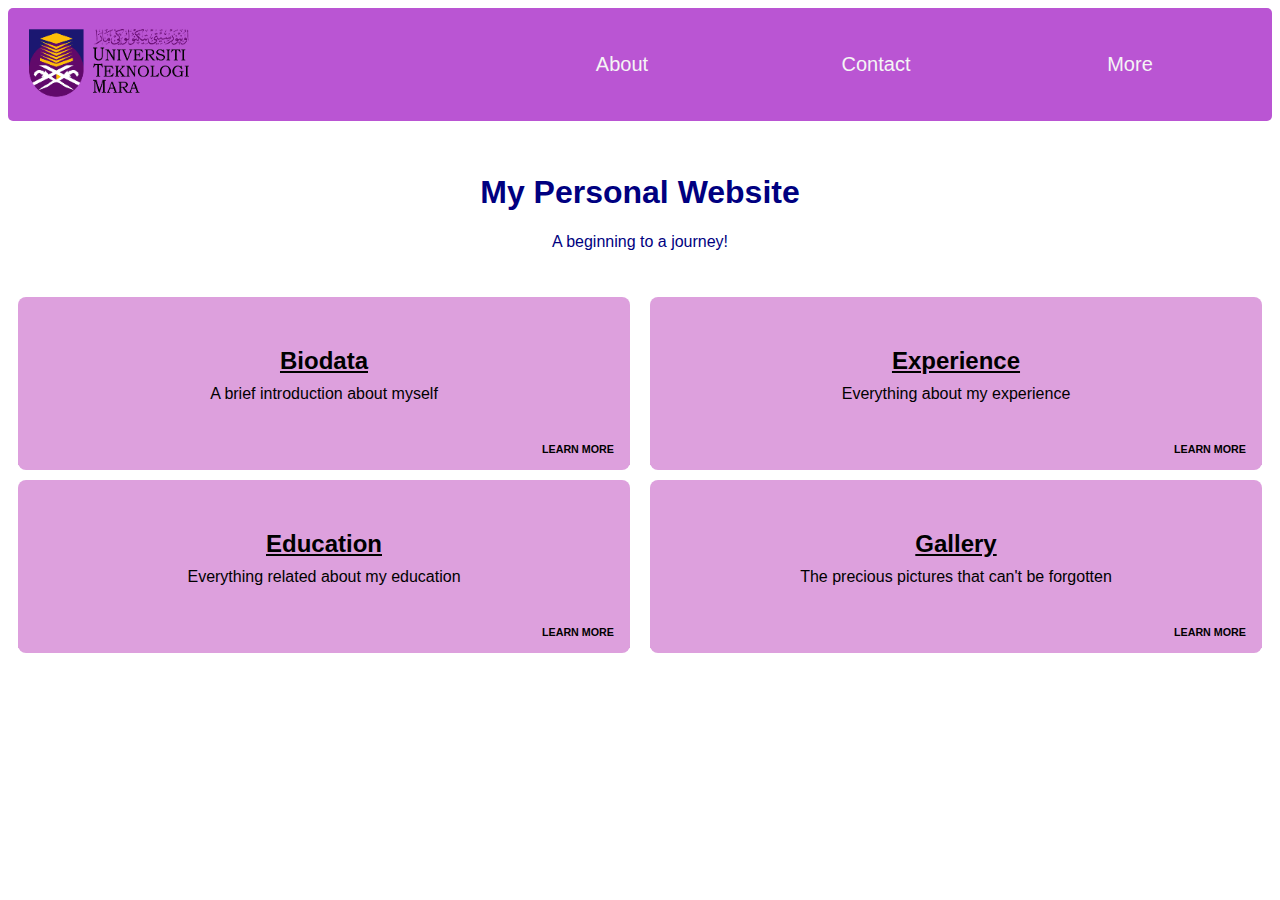
<file: index.html>
<!DOCTYPE html>
<html>
<head>
    <title>MY PERSONAL WEBSITE: HELLEN SURING</title>
    <link rel="stylesheet" href="index.css">
</head>

<body>
    <div class="menubar">
        <div class="home">
            <a href="index.html"><img src="Universiti_Teknologi_MARA_logo.jpg" alt="UiTM logo"></a>
        </div>
        <a href="about.html">About</a>
        <a href="https://hellensuring.my.canva.site">Contact</a>
        <a href="https://fim.uitm.edu.my/index.php/programme/undergraduate-degree/21-programmes/190-diploma-information-management-im110">More</a>
    </div>
    
    <div class="menu">
        <h1>My Personal Website</h1>
        <p>A beginning to a journey!</p>
    </div>
    
    <div class="row">
        <div class="leftcolumn">
            <div class="card">
                <h2>Biodata</h2>
                <p>A brief introduction about myself</p>
                <div>
                    <a href="https://hellensuring.my.canva.site/">
                        <h6>LEARN MORE</h6>
                    </a>
                </div>
            </div>

            <div class="card">
                <h2>Education</h2>
                <p>Everything related about my education</p>
                <div>
                <a href="education.html">
                    <h6>LEARN MORE</h6>
                </a>
                </div>
            </div>
        </div>
    
        <div class="rightcolumn">
            <div class="card">
                <h2>Experience</h2>
                <p>Everything about my experience</p>
                <div>
                    <a href="experience.html">
                        <h6>LEARN MORE</h6>
                    </a>
                </div>
            </div>

            <div class="card">
                <h2>Gallery</h2>
                <p>The precious pictures that can't be forgotten</p>
                <div>
                    <a href="gallery.html">
                    <h6>LEARN MORE</h6>
                    </a>
                </div>
            </div>
        </div>
    </div>
</body>
</html>
</file>
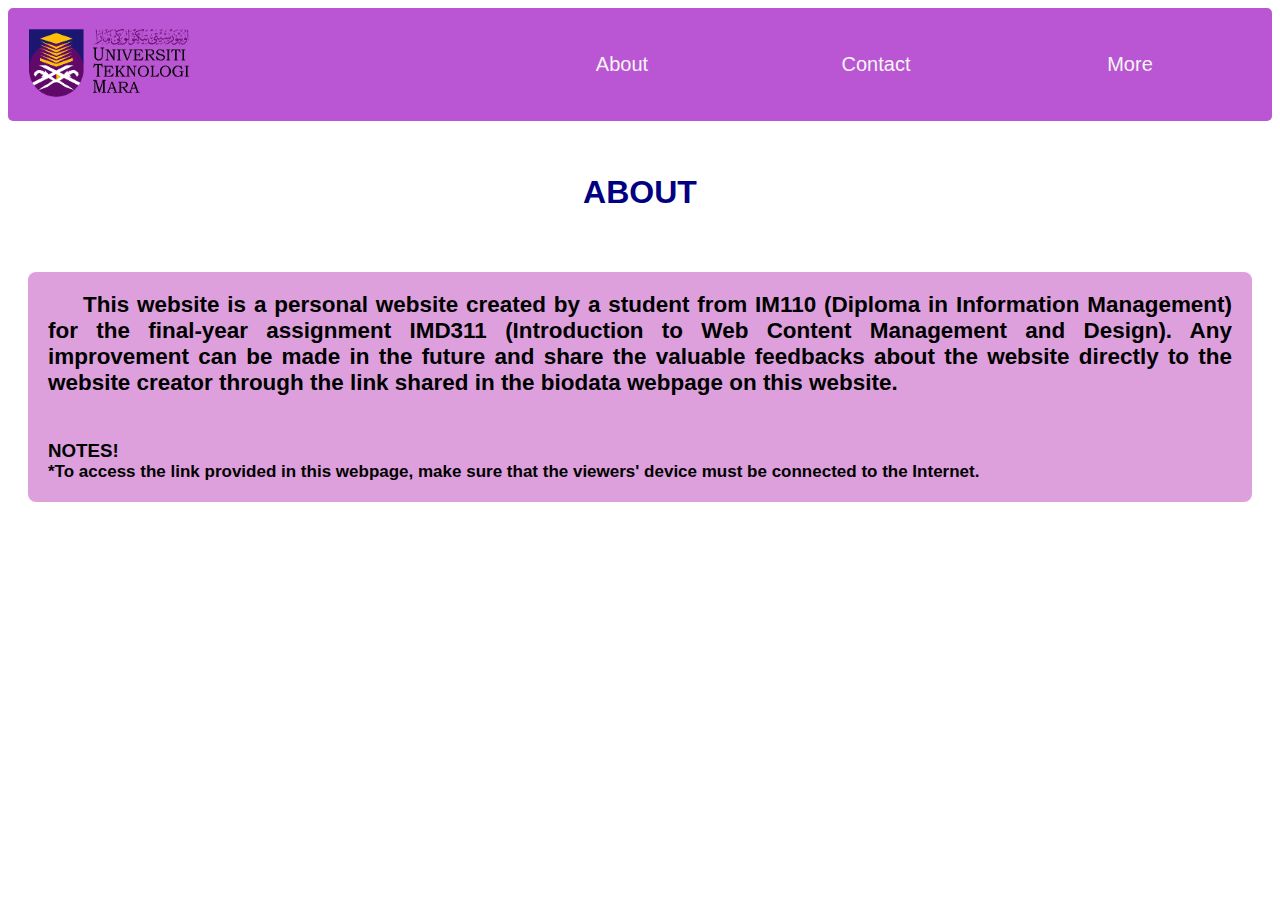
<file: about.html>
<!DOCTYPE html>
<html>
<head>
    <title>ABOUT: MY PERSONAL WEBSITE</title>
    <link rel="stylesheet" href="index.css">
    <link rel="stylesheet" href="about.css">
</head>

<body color="#000000">
    <div class="menubar">
        <div class="home">
            <a href="index.html"><img src="Universiti_Teknologi_MARA_logo.jpg" alt="UiTM logo"></a>
        </div>
        <a href="about.html">About</a>
        <a href="https://hellensuring.my.canva.site">Contact</a>
        <a href="https://fim.uitm.edu.my/index.php/programme/undergraduate-degree/21-programmes/190-diploma-information-management-im110">More</a>
    </div>
    
    <div class="menu">
        <h1>ABOUT</h1>
    </div>
    
    <div class="content">  
        <h3><big>This website is a personal website created by a student from <a href="https://fim.uitm.edu.my/index.php/programme/undergraduate-degree/21-programmes/190-diploma-information-management-im110">IM110</a> (Diploma in Information Management) for the final-year assignment <a href="https://www.youtube.com/watch?v=HXdu8PItml8">IMD311</a> (Introduction to Web Content Management and Design). Any improvement can be made in the future and share the valuable feedbacks about the website directly to the website creator through the link shared in the <a href="https://hellensuring.my.canva.site">biodata webpage</a> on this website.</big>
        <br><br><br>NOTES!<br><p>*To access the link provided in this webpage, make sure that the viewers' device must be connected to the Internet.</p>
        </h3>
    </div>
</body>
</html>
</file>
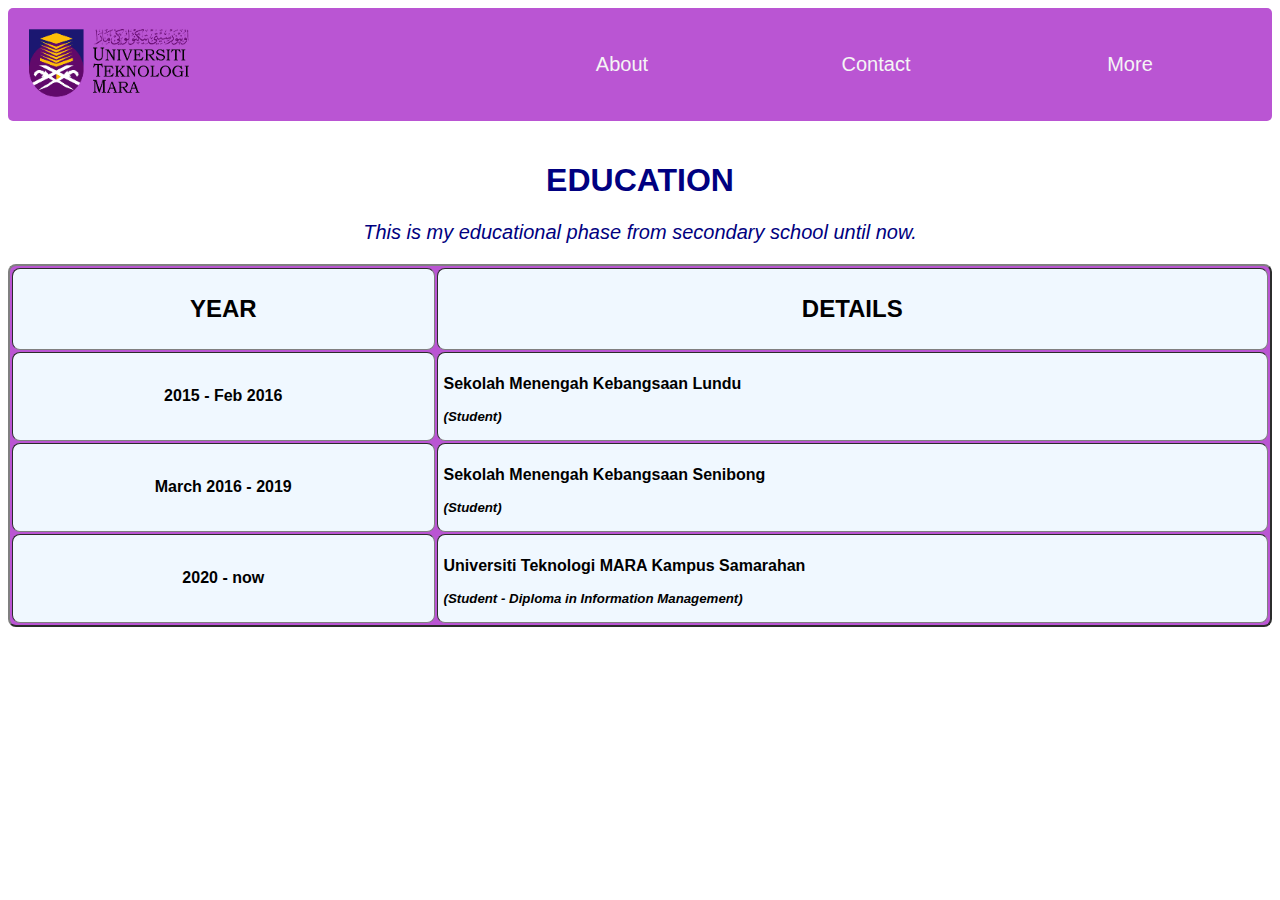
<file: education.html>
<!DOCTYPE html>
<html>
<head>
    <title>EDUCATION: MY PERSONAL WEBSITE</title>
    <link rel="stylesheet" href="education.css">
</head>

<body color="#000000">
    <div class="menubar">
        <div class="home">
            <a href="index.html"><img src="Universiti_Teknologi_MARA_logo.jpg" alt="UiTM logo"></a>
        </div>
        <a href="about.html">About</a>
        <a href="https://hellensuring.my.canva.site">Contact</a>
        <a href="https://fim.uitm.edu.my/index.php/programme/undergraduate-degree/21-programmes/190-diploma-information-management-im110">More</a>
    </div>
     
    <div class="menu">
        <h1>EDUCATION</h1>
        <p><i>This is my educational phase from secondary school until now.</i></p>
    </div>
    
    <div class="table">
        <table cellpadding="6" border="2">
        <tr>
            <td>
                <h2><b>YEAR</b></h2>
            </td>
            <td>
                <h2><b>DETAILS</b></h2>
            </td>
        </tr>
        <tr>
            <td>
                <h4><b>2015 - Feb 2016</b></h4>
            </td>
            <td>
                <p><b>Sekolah Menengah Kebangsaan Lundu</b></p>
                <h5><i>(Student)</i></h5>
            </td>
        </tr>
        <tr>
            <td>
                <h4><b>March 2016 - 2019</b></h4>
            </td>
            <td>
                <p><b>Sekolah Menengah Kebangsaan Senibong</b></p>
                <h5><i>(Student)</i></h5>
            </td>
        </tr>
        <tr>
            <td>
                <h4><b>2020 - now</b></h4>
            </td>
            <td>
                <p><b>Universiti Teknologi MARA Kampus Samarahan</b></p>
                <h5><i>(Student - Diploma in Information Management)</i></h5>
            </td>
        </tr>
    </table>
    </div>
</body>
</html>
</file>
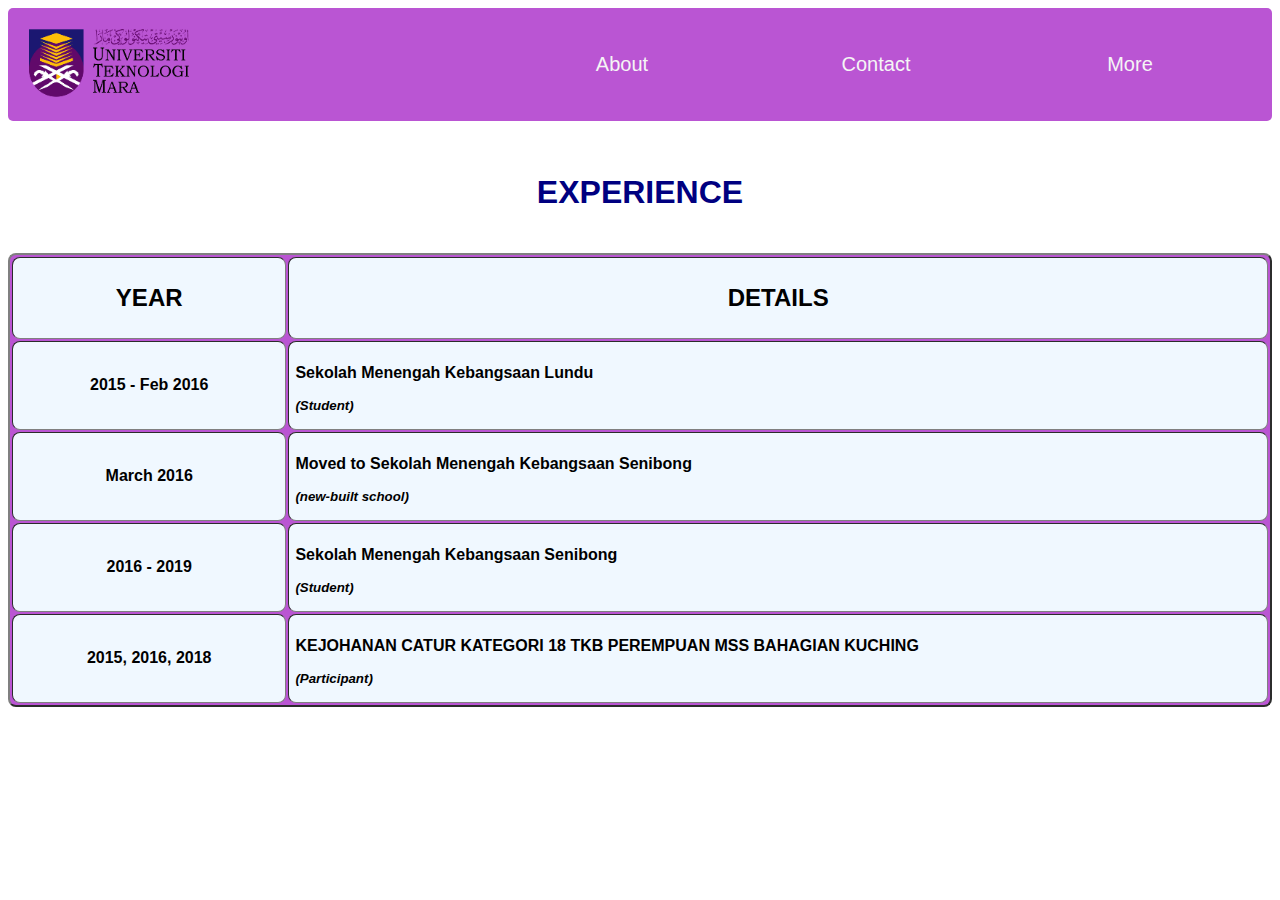
<file: experience.html>
<!DOCTYPE html>
<html>
<head>
    <title>EXPERIENCE: MY PERSONAL WEBSITE</title>
    <link rel="stylesheet" href="index.css">
    <link rel="stylesheet" href="experience.css">
</head>

<body color="#000000">
    <div class="menubar">
        <div class="home">
            <a href="index.html"><img src="Universiti_Teknologi_MARA_logo.jpg" alt="UiTM logo"></a>
        </div>
        <a href="about.html">About</a>
        <a href="https://hellensuring.my.canva.site">Contact</a>
        <a href="https://fim.uitm.edu.my/index/php/programme/undergradute-degree/21-programmes/190-diploma-information-management-im110">More</a>
    </div>
    
    <div class="menu">
        <h1>EXPERIENCE</h1>
    </div>
    <div class="table">
        <table cellpadding="6" border="2">
        <tr>
            <td>
                <h2><b>YEAR</b></h2>
            </td>
            <td>
                <h2><b>DETAILS</b></h2>
            </td>
        </tr>
        <tr>
            <td>
                <h4><b>2015 - Feb 2016</b></h4>
            </td>
            <td>
                <p><b>Sekolah Menengah Kebangsaan Lundu</b></p>
                <h5><i>(Student)</i></h5>
            </td>
        </tr>
        <tr>
            <td>
                <h4><b>March 2016</b></h4>
            </td>
            <td>
                <p><b>Moved to Sekolah Menengah Kebangsaan Senibong</b></p>
                <h5><i>(new-built school)</i></h5>
            </td>
        </tr>
        <tr>
            <td>
                <h4><b>2016 - 2019</b></h4>
            </td>
            <td>
                <p><b>Sekolah Menengah Kebangsaan Senibong</b></p>
                <h5><i>(Student)</i></h5>
            </td>
        </tr>
        <tr>
            <td>
                <h4><b>2015, 2016, 2018</b></h4>
            </td>
            <td>
                <p><b>KEJOHANAN CATUR KATEGORI 18 TKB PEREMPUAN MSS BAHAGIAN KUCHING</b></p>
                <h5><i>(Participant)</i></h5>
            </td>
        </tr>
    </table>
    </div>
</body>
</html>
</file>
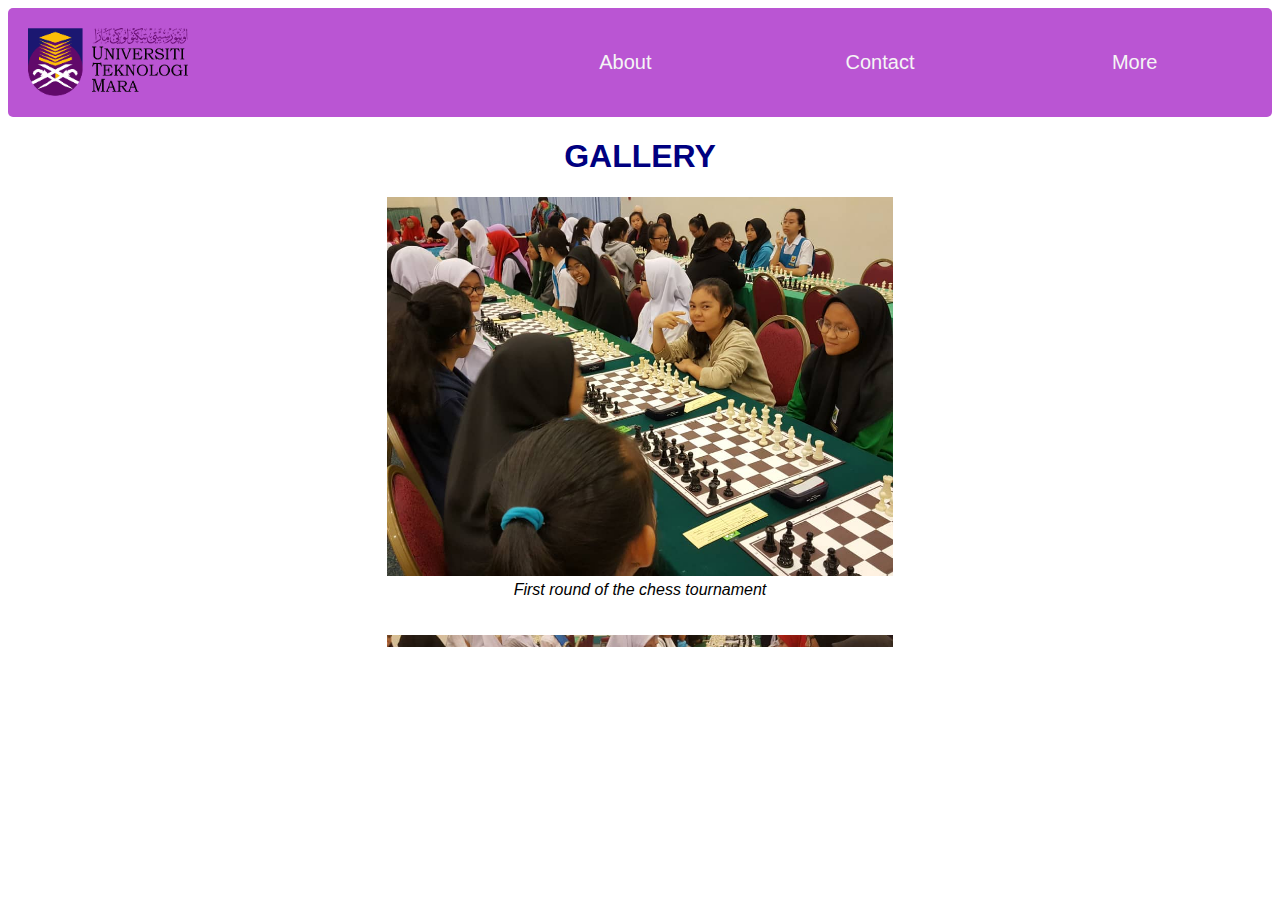
<file: gallery.html>
<!DOCTYPE html>
<html>
<head>
    <title>GALLERY: MY PERSONAL WEBSITE</title>
    <link rel="stylesheet" href="index.css">
    <link rel="stylesheet" href="gallery.css">
</head>

<body color="#000000">
    <div class="menubar">
        <div class="home">
            <a href="index.html"><img src="Universiti_Teknologi_MARA_logo.jpg" alt="UiTM logo"></a>
        </div>
        <a href="about.html">About</a>
        <a href="https://hellensuring.my.canva.site">Contact</a>
        <a href="https://fim.uitm.edu.my/index.php/programme/undergraduate-degree/21-programmes/190-diploma-information-management-im110">More</a>
    </div>
    
    <div class="menu">
        <h1>GALLERY</h1>
    </div>
    
    <center><div class="image" id="overflowTest">
        <p><img src="img2.jpg" alt="img2"></p>
        <i>First round of the chess tournament</i><br><br>
        <p><img src="img1.jpg" alt="img1"></p>
        <i>In the middle of the chess tournament</i><br><br>
        <p><img src="img3.jpg" alt="img3"></p>
        <i>Teammates with players from other school</i><br><br>
        <p><img src="img4.jpg" alt="img4"></p>
        <i>18TKB teammates for the tournament</i><br><br>
    </div></center>
</body>
</html>
</file>
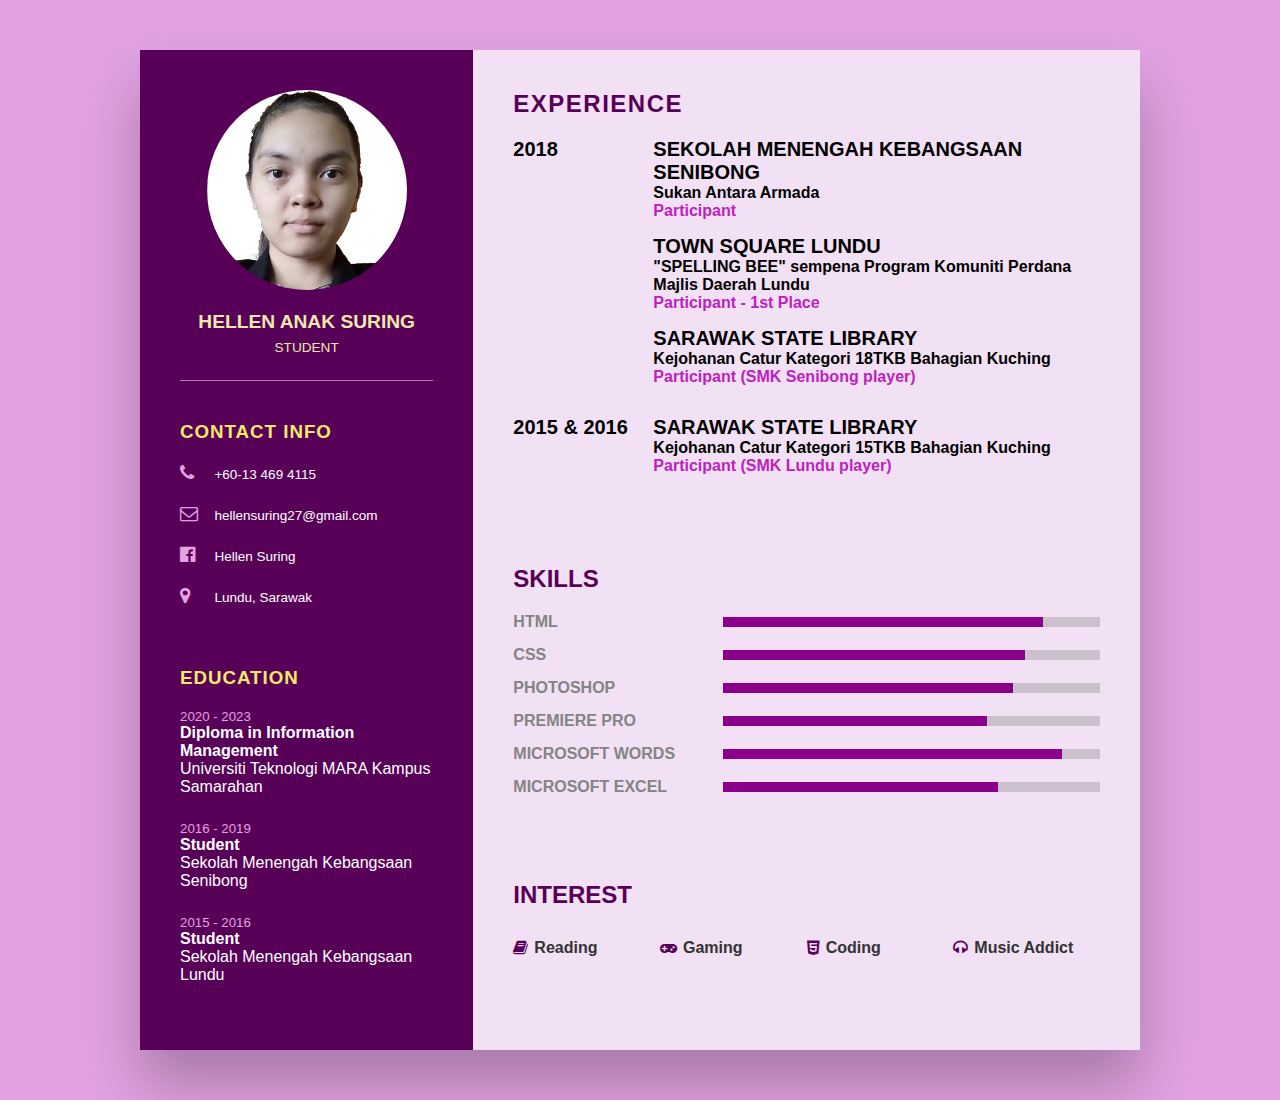
<file: resume.html>
<!DOCTYPE html>
<html>
<head>
    <meta name="viewport" content="width=device-width, initial-scale=1.0">
    <title>CV RESUME</title>
    <link rel="stylesheet" href="https://cdnjs.cloudflare.com/ajax/libs/font-awesome/4.7.0/css/font-awesome.css" integrity="sha512-5A8nwdMOWrSz20fDsjczgUidUBR8liPYU+WymTZP1lmY9G6Oc7HlZv156XqnsgNUzTyMefFTcsFH/tnJE/+xBg==" crossorigin="anonymous" referrerpolicy="no-referrer" />
    <link rel="stylesheet" href="resume.css">
</head>

<body>
    <div class="container">
        <div class="left-side">
            <div class="profileText">
                <div class="imgBx">
                    <img src="myimgs.jpg">
                </div>
                <h2>Hellen anak Suring<br><span>Student</span></h2>
            </div>
            
            <div class="contact-info">
                <h3 class="title">Contact Info</h3>
                <ul>
                    <li>
                        <span class="icon"><i class="fa fa-phone" aria-hidden="true"></i></span>
                        <span class="text">+60-13 469 4115</span>
                    </li>
                    <li>
                        <span class="icon"><i class="fa fa-envelope-o" aria-hidden="true"></i></span>
                        <span class="text">hellensuring27@gmail.com</span>
                    </li>
                    <li>
                        <span class="icon"><i class="fa fa-facebook-official" aria-hidden="true"></i></span>
                        <span class="text">Hellen Suring</span>
                    </li>
                    <li>
                        <span class="icon"><i class="fa fa-map-marker" aria-hidden="true"></i></span>
                        <span class="text">Lundu, Sarawak</span>
                    </li>
                </ul>
            </div>
            
            <div class="contact-info education">
                <h3 class="title">Education</h3>
                <ul>    
                    <li>
                        <h5>2020 - 2023</h5>
                        <h4>Diploma in Information Management</h4>
                        <h4>Universiti Teknologi MARA Kampus Samarahan</h4>
                    </li>
                    <li>
                        <h5>2016 - 2019</h5>
                        <h4>Student</h4>
                        <h4>Sekolah Menengah Kebangsaan Senibong</h4>
                    </li>
                    <li>
                        <h5>2015 - 2016</h5>
                        <h4>Student</h4>
                        <h4>Sekolah Menengah Kebangsaan Lundu</h4>
                    </li>
                </ul>
            </div>
        </div>
        
        <div class="right-side">
            <div class="about">
                <h2 class="title2">Experience</h2>
                <div class="box">
                    <div class="year-participate">
                        <h2>2018</h2>
                    </div>
                    <div class="text">
                        <div class="event">
                            <h3>Sekolah Menengah Kebangsaan Senibong</h3>
                            <h4>Sukan Antara Armada</h4>
                            <p>Participant</p>
                        </div>
                        <div class="event">
                            <h3>Town Square Lundu</h3>
                            <h4>"SPELLING BEE" sempena Program Komuniti Perdana Majlis Daerah Lundu</h4>
                            <p>Participant - 1st Place</p>
                        </div>
                        <div class="event">
                            <h3>Sarawak State Library</h3>
                            <h4>Kejohanan Catur Kategori 18TKB Bahagian Kuching</h4>
                            <p>Participant (SMK Senibong player)</p>
                        </div>
                    </div>
                </div>
                <div class="box">
                    <div class="year-participate">
                        <h2>2015 & 2016</h2>
                    </div>
                    <div class="text">
                        <div class="event">
                            <h3>Sarawak State Library</h3>
                            <h4>Kejohanan Catur Kategori 15TKB Bahagian Kuching</h4>
                            <p>Participant (SMK Lundu player)</p>
                        </div>
                    </div>
                </div>
            </div>
            
            <div class="skills">
                <h2 class="title3">Skills</h2>
                <div class="box">
                    <h4>HTML</h4>
                    <div class="percent">
                        <div style="width: 85%;"></div>
                    </div>
                </div>
                <div class="box">
                    <h4>CSS</h4>
                    <div class="percent">
                        <div style="width: 80%;"></div>
                    </div>
                </div>
                <div class="box">
                    <h4>PHOTOSHOP</h4>
                    <div class="percent">
                        <div style="width: 77%;"></div>
                    </div>
                </div>
                <div class="box">
                    <h4>PREMIERE PRO</h4>
                    <div class="percent">
                        <div style="width: 70%;"></div>
                    </div>
                </div>
                <div class="box">
                    <h4>MICROSOFT WORDS</h4>
                    <div class="percent">
                        <div style="width: 90%;"></div>
                    </div>
                </div>
                <div class="box">
                    <h4>MICROSOFT EXCEL</h4>
                    <div class="percent">
                        <div style="width: 73%;"></div>
                    </div>
                </div>
            </div>
            
            <div class="interest">
                <h2 class="title4">Interest</h2>
                <ul>
                    <li><i class="fa fa-book" aria-hidden="true"></i>Reading</li>
                    <li><i class="fa fa-gamepad" aria-hidden="true"></i>Gaming</li>
                    <li><i class="fa fa-html5" aria-hidden="true"></i>Coding</li>
                    <li><i class="fa fa-headphones" aria-hidden="true"></i>Music Addict</li>
                </ul>
            </div>
        </div>
    </div>
</body>
</html>
</file>
<file: index.css>
* {
    box-sizing: border-box;
    font-family: sans-serif;
    background-position: flex;
}

.menubar {
    background-color: mediumorchid;
    display: flex;
    padding: 15px;
    border-radius: 5px;
    overflow: hidden;
    text-align: center;
    justify-items: center;
}

@media screen and (max-width: 900px) {
    .menubar {
        padding: 10px;
    }
}

.menubar img {
    float: left;
    width: 160px;
    background: transparent;
    margin-right: 650px;
    margin-left: 30px;
}

@media screen and (max-width: 1300px) {
    .menubar img {
        margin-right: 300px;
        margin-left: 0px;
    }
}

@media screen and (max-width: 1100px) {
    .menubar img {
        margin-right: 200px;
        margin-left: 0px;
    }
}

@media screen and (max-width: 1000px) {
    .menubar img {
        margin-right: 120px;
        margin-left: 0px;
    }
}

@media screen and (max-width: 900px) {
    .menubar img {
        margin-right: 240px;
        margin-left: 0px;
    }
}


@media screen and (max-width: 700px) {
    .menubar img {
        margin-right: 145px;
        margin-left: 0px;
    }
}

@media screen and (max-width: 500px) {
    .menubar img {
        margin-right: 2px;
        margin-left: 0px;
    }
}

.menubar a {
    background: transparent;
    text-decoration: none;
    padding: 30px;
    flex-direction: column;
    font-size: 20px;
    margin-left: 20px;
    margin-right: 20px;
    color: whitesmoke;
    width: 100%;
    cursor: default;
}

@media screen and (max-width: 900px) {
     .menubar a {
        display: flex;
        font-size: 17px;
        justify-content: center;
        margin: 5px;
        padding: 8px;
        height: 60px;
    }
}

.menubar a:hover {
    background-color: plum;
    border-radius: 8px;
    flex-direction: column;
    color: black;
}

.menubar .home {
    display: block;
    padding: 6px;
    background: transparent;
}

.home a {
    padding: 0;
    margin: 0;
}

.home a:hover {
    background-color: mediumorchid;
}

.menu {
    border-radius: 8px;
    color: navy;
    text-align: center;
    padding: 20px;
    margin-top: 12px;
}

.row:after {
  content: "";
  display: table;
  clear: both;
}

.leftcolumn {
    float: left;
    width: 50%;
}

.rightcolumn {
    float: right;
    width: 50%;
}

.card {
    background-color: plum;
    margin-top: 10px;
    margin-left: 10px;
    margin-right: 10px;
    text-align: center;
    border-radius: 8px;
    padding-bottom: 5px;
    padding-top: 40px;
}

.card a {
    text-decoration: none;
    background: transparent;
}

.card h2 {
    text-decoration: underline;
    margin: 10px;
    background: transparent;
}

.card p {
    margin:10px;
    background: transparent;
    padding-bottom: 30px;
}

.card h6 {
    text-align: end;
    text-decoration: none;
    padding-right: 16px;
    margin: 0;
    color: black;
    background-color: plum;
    padding-bottom: 10px;
}

.card h6:hover {
    color: ivory;
    cursor: pointer;
}

@media screen and (max-width:1000px) {
    .leftcolumn, .rightcolumn {
        width: 100%;
    }
}
</file>
<file: about.css>
* {
    box-sizing: border-box;
    font-family: sans-serif;
    background-position: flex;
}

.menubar {
    background-color: mediumorchid;
    display: flex;
    padding: 15px;
    border-radius: 5px;
    overflow: hidden;
    text-align: center;
    justify-items: center;
}

@media screen and (max-width: 900px) {
    .menubar {
        padding: 10px;
    }
}

.menubar img {
    float: left;
    width: 160px;
    background: transparent;
    margin-right: 650px;
    margin-left: 30px;
}

@media screen and (max-width: 1300px) {
    .menubar img {
        margin-right: 300px;
        margin-left: 0px;
    }
}

@media screen and (max-width: 1100px) {
    .menubar img {
        margin-right: 200px;
        margin-left: 0px;
    }
}

@media screen and (max-width: 1000px) {
    .menubar img {
        margin-right: 120px;
        margin-left: 0px;
    }
}

@media screen and (max-width: 900px) {
    .menubar img {
        margin-right: 240px;
        margin-left: 0px;
    }
}


@media screen and (max-width: 700px) {
    .menubar img {
        margin-right: 145px;
        margin-left: 0px;
    }
}

@media screen and (max-width: 500px) {
    .menubar img {
        margin-right: 2px;
        margin-left: 0px;
    }
}

.menubar a {
    background: transparent;
    text-decoration: none;
    padding: 30px;
    flex-direction: column;
    font-size: 20px;
    margin-left: 20px;
    margin-right: 20px;
    color: whitesmoke;
    width: 100%;
    cursor: default;
}

@media screen and (max-width: 900px) {
     .menubar a {
        display: flex;
        font-size: 17px;
        justify-content: center;
        margin: 5px;
        padding: 8px;
        height: 60px;
    }
}

.menubar a:hover {
    background-color: plum;
    border-radius: 8px;
    flex-direction: column;
    color: black;
}

.menubar .home {
    display: block;
    padding: 6px;
}

.home a {
    padding: 0;
    margin: 0;
}

.home a:hover {
    background-color: mediumorchid;
}

.menu {
    border-radius: 8px;
    color: navy;
    text-align: center;
    padding: 20px;
    margin-top: 12px;
}

.content {
    text-align: justify;
    padding: 20px;
    padding-top: 0px;
}

.content h3 {
    text-align: justify;
    width: 100%;
    background-color: plum;
    padding: 20px;
    border-radius: 8px;
    text-indent: 35px;
}

.content a {
    text-decoration: none;
    color: black;
}

.content a:hover {
    color:aliceblue;
}

.content p {
    text-indent: 0px;
    margin: 0px;
    font-size: 17px;
    text-decoration: none;
}
</file>
<file: education.css>
* {
    box-sizing: border-box;
    font-family: sans-serif;
    background-position: flex;
}

.menubar {
    background-color: mediumorchid;
    display: flex;
    padding: 15px;
    border-radius: 5px;
    overflow: hidden;
    text-align: center; 
    justify-items: center;
}

@media screen and (max-width: 900px) {
    .menubar {
        padding: 10px;
    }
}

.menubar img {
    float: left;
    width: 160px;
    background: transparent;
    margin-right: 650px;
    margin-left: 30px;
}

@media screen and (max-width: 1300px) {
    .menubar img {
        margin-right: 300px;
        margin-left: 0px;
    }
}

@media screen and (max-width: 1100px) {
    .menubar img {
        margin-right: 200px;
        margin-left: 0px;
    }
}

@media screen and (max-width: 1000px) {
    .menubar img {
        margin-right: 120px;
        margin-left: 0px;
    }
}

@media screen and (max-width: 900px) {
    .menubar img {
        margin-right: 240px;
        margin-left: 0px;
    }
}


@media screen and (max-width: 700px) {
    .menubar img {
        margin-right: 145px;
        margin-left: 0px;
    }
}

@media screen and (max-width: 500px) {
    .menubar img {
        margin-right: 2px;
        margin-left: 0px;
    }
}

.menubar a {
    background: transparent;
    text-decoration: none;
    padding: 30px;
    flex-direction: column;
    font-size: 20px;
    margin-left: 20px;
    margin-right: 20px;
    color: whitesmoke;
    width: 100%;
    cursor: default;
}

@media screen and (max-width: 900px) {
     .menubar a {
        display: flex;
        font-size: 17px;
        justify-content: center;
        margin: 5px;
        padding: 8px;
        height: 60px;
    }
}

.menubar a:hover {
    background-color: plum;
    border-radius: 8px;
    flex-direction: column;
    color: black;
}

.menubar .home {
    display: block;
    padding: 6px;
}

.home a {
    padding: 0;
    margin: 0;
}

.home a:hover {
    background-color: mediumorchid;
}

.menu {
    border-radius: 8px;
    color: navy;
    text-align: center;
    padding: 20px;
}

.menu p {
    padding: 0px;
    margin: 0px;
    font-size: 20px;
}

.table table {
    background-color: mediumorchid;
    width: 100%;
    border-radius: 8px;
}

.table td {
    background-color: aliceblue;
    border-radius: 8px;
}

.table h2 {
    text-align: center;
}

.table h4 {
    padding-right: 20px;
    padding-left: 20px;
    text-align: center;
}

.table p {
    background-color: aliceblue;
}

.table h5 {
    margin-top: 0px;
    margin-bottom: 10px;
}
</file>
<file: experience.css>
* {
    box-sizing: border-box;
    font-family: sans-serif;
    background-position: flex;
}

.menubar {
    background-color: mediumorchid;
    display: flex;
    padding: 15px;
    border-radius: 5px;
    overflow: hidden;
    text-align: center;
    justify-items: center;
}

@media screen and (max-width: 900px) {
    .menubar {
        padding: 10px;
    }
}

.menubar img {
    float: left;
    width: 160px;
    background: transparent;
    margin-right: 650px;
    margin-left: 30px;
}

@media screen and (max-width: 1300px) {
    .menubar img {
        margin-right: 300px;
        margin-left: 0px;
    }
}

@media screen and (max-width: 1100px) {
    .menubar img {
        margin-right: 200px;
        margin-left: 0px;
    }
}

@media screen and (max-width: 1000px) {
    .menubar img {
        margin-right: 120px;
        margin-left: 0px;
    }
}

@media screen and (max-width: 900px) {
    .menubar img {
        margin-right: 240px;
        margin-left: 0px;
    }
}


@media screen and (max-width: 700px) {
    .menubar img {
        margin-right: 145px;
        margin-left: 0px;
    }
}

@media screen and (max-width: 500px) {
    .menubar img {
        margin-right: 2px;
        margin-left: 0px;
    }
}

.menubar a {
    background: transparent;
    text-decoration: none;
    padding: 30px;
    flex-direction: column;
    font-size: 20px;
    margin-left: 20px;
    margin-right: 20px;
    color: whitesmoke;
    width: 100%;
    cursor: default;
}

@media screen and (max-width: 900px) {
     .menubar a {
        display: flex;
        font-size: 17px;
        justify-content: center;
        margin: 5px;
        padding: 8px;
        height: 60px;
    }
}

.menubar a:hover {
    background-color: plum;
    border-radius: 8px;
    flex-direction: column;
    color: black;
}

.menubar .home {
    display: block;
    padding: 6px;
}

.home a {
    padding: 0;
    margin: 0;
}

.home a:hover {
    background-color: mediumorchid;
}

.menu {
    color: navy;
    text-align: center;
    padding: 20px;
    margin-top: 12px;
}

.table table {
    background-color: mediumorchid;
    width: 100%;
    border-radius: 8px;
}

.table td {
    background-color: aliceblue;
    border-radius: 8px;
}

.table h2 {
    text-align: center;
}

.table h4 {
    padding-right: 20px;
    padding-left: 20px;
    text-align: center;
}

.table p {
    background-color: aliceblue;
}

.table h5 {
    margin-top: 0px;
    margin-bottom: 10px;
}
</file>
<file: gallery.css>
* {
    box-sizing: border-box;
    font-family: sans-serif;
    background-position: flex;
}

.menubar {
    background-color: mediumorchid;
    display: flex;
    padding: 10px;
    border-radius: 5px;
    overflow: hidden;
    text-align: center;
    justify-items: center;
}

@media screen and (max-width: 900px) {
    .menubar {
        padding: 10px;
    }
}

.menubar img {
    float: left;
    width: 160px;
    background: transparent;
    margin-right: 628px;
    margin-left: 30px;
}

@media screen and (max-width: 1300px) {
    .menubar img {
        margin-right: 300px;
        margin-left: 0px;
    }
}

@media screen and (max-width: 1100px) {
    .menubar img {
        margin-right: 200px;
        margin-left: 0px;
    }
}

@media screen and (max-width: 1000px) {
    .menubar img {
        margin-right: 120px;
        margin-left: 0px;
    }
}

@media screen and (max-width: 900px) {
    .menubar img {
        margin-right: 240px;
        margin-left: 0px;
    }
}


@media screen and (max-width: 700px) {
    .menubar img {
        margin-right: 145px;
        margin-left: 0px;
    }
}

@media screen and (max-width: 500px) {
    .menubar img {
        margin-right: 2px;
        margin-left: 0px;
    }
}

.menubar a {
    background: transparent;
    text-decoration: none;
    padding: 33px;
    flex-direction: column;
    font-size: 20px;
    margin-left: 20px;
    margin-right: 20px;
    color: whitesmoke;
    width: 100%;
    cursor: default;
}

@media screen and (max-width: 1000px) {
     .menubar a {
        display: flex;
        font-size: 17px;
        justify-content: center;
        margin: 5px;
        padding: 8px;
        height: 60px;
    }
}

.menubar a:hover {
    background-color: plum;
    border-radius: 8px;
    flex-direction: column;
    color: black;
}

.menubar .home {
    display: block;
    padding: 10px;
    background: transparent;
}

.home a {
    padding: 0;
    margin: 0;
}

.home a:hover {
    background-color: mediumorchid;
}

.menu {
    border-radius: 8px;
    color: navy;
    text-align: center;
    padding: 0px;
    margin-top: 12px;
}

.image {
    flex-direction: column;
    display: flex;
    overflow: scroll;
    max-height: 450px;
    width: 40%;
    justify-items: center;
}

@media screen and (max-width:1000px) {
    .image {
        width: 90%;
    }
}

.image p {
    justify-content: center;
    display: flex;
    padding: 0px;
    margin: 0px;
}

.image img {
    overflow: hidden;
    display: flex;
    width: 100%;
}

.image i {
    margin-top: 5px;
    margin-bottom: 0px;
}
</file>
<file: resume.css>
* {
    margin: 0;
    padding: 0;
    box-sizing: border-box;
    font-family: sans-serif;
}

body {
    background: #e2a2e2;
    display: flex;
    justify-content: center;
    align-items: center;
    min-height: 100vh;
}

.container {
    position: relative;
    width: 100%;
    max-width: 1000px;
    min-height: 1000px;
    margin: 50px;
    background: #e2a2e2;
    display: grid;
    grid-template-columns: 1fr 2fr;
    box-shadow: 0 35px 55px rgba(0, 0, 0, 0.25);
}

.container .left-side {
    position: relative;
    background: #580058;
    padding: 40px;
}

.profileText {
    position: relative;
    display: flex;
    flex-direction: column;
    align-items: center;
    padding-bottom: 20px;
    border-bottom: 1px solid rgba(255, 255, 255, 0.5);
}

.profileText .imgBx {
    object-position: center;
    background-size: 20%;
    position: relative;
    width: 200px;
    height: 200px;
    border-radius: 50%;
    overflow: hidden;
}

.profileText .imgBx img {
    align-content: center;
    position: absolute;
    top: 0;
    left: 0;
    height: 100%;
    object-fit: cover;
    width: 100%;
}

.profileText h2 {
    color: palegoldenrod;
    font-size: 1.2rem;
    margin-top: 20px;
    text-transform: uppercase;
    text-align: center;
    font-weight: 800;
    line-height: 1.5rem;
}

.profileText h2 span {
    font-size: 0.85rem;
    font-weight: 400;
}

.contact-info {
    padding-top: 40px;
}

.title {
    color: #f5e968;
    text-transform: uppercase;
    font-weight: 600;
    letter-spacing: 1px;
    margin-bottom: 20px;
}

.contact-info ul {
    position: relative;
}

.contact-info ul li {
    position: relative;
    list-style: none;
    margin: 20px 0;
    cursor: pointer;
}

.contact-info ul li .icon {
    display: inline-block;
    width: 30px;
    font-size: 18px;
    color: #e2a2e2;
}

.contact-info ul li .text {
    font-size: 13.5px;
}

.contact-info ul li span {
    color: #fff;
    font-weight: 300;
}

.contact-info.education li {
    margin-bottom: 25px;
}

.contact-info.education h5 {
    color: #e2a2e2;
    font-weight: 500;
}

.contact-info.education h4:nth-child(2) {
    color: #fff;
    font-weight: 800;
}

.contact-info.education h4 {
    color: #fff;
    font-weight: 200;
}

.container .right-side {
    position: relative;
    background: #f2e0f5;
    padding: 40px;
}

.about {
    margin-bottom: 75px;
}

.about:last-child {
    margin-bottom: 0;
}

.title2 {
    color: #580058;
    font-weight: 800;
    text-transform: uppercase;
    margin-bottom: 20px;
    letter-spacing: 1.5px;
}

p {
    color: #be1fbe;
    font-weight: 550;
}

.about .box {
    display: flex;
    flex-direction: row;
    margin-bottom: 15px;
}

.about .box .year-participate {
    display: flex;
    text-align: left;
    object-position: left;
    float: left;
}

.about .box .year-participate h2 {
    font-weight: 750;
    margin-right: 10px;
    font-size: 20px;
    width: 130px;
}

.about .box .event {
    margin-bottom: 15px;
}

.about .box .event h3 {
    text-transform: uppercase;
    font-weight: 790;
    font-size: 20px;
}

.skills {
    margin-bottom: 85px;
}

.skills .title3 {
    font-weight: 800;
    text-transform: uppercase;
    color: #580058;
    margin-bottom: 20px;
}

.skills .box {
    position: relative;
    width: 100%;
    display: grid;
    grid-template-columns: 180px 1fr;
    margin-bottom: 15px;
    justify-content: center;
    align-items: center;
}

.skills .box h4 {
    text-transform: uppercase;
    color: #848484;
    font-weight: 800;
}

.skills .box .percent {
    position: relative;
    height: 10px;
    background: rgba(132, 132, 132, 0.34); 
    margin-left: 30px;
}

.skills .box .percent div {
    position: absolute;
    top: 0;
    left: 0;
    height: 100%;
    background: darkmagenta;
}

.interest {
    margin-bottom: 10px;
}

.interest .title4 {
    font-weight: 800;
    text-transform: uppercase;
    color: #580058;
    margin-bottom: 20px;
}

.interest ul {
    display: grid;
    grid-template-columns: repeat(4,1fr);
}

.interest i {
    margin-right: 6px;
    color: #580058;
}

.interest ul li {
    list-style: none;
    color: #333;
    font-weight: 750;
    margin: 10px 0;
}

@media (max-width: 1000px) {
    .container {
        margin: 50px;
        grid-template-columns: repeat(1, 2fr);
    }
}
</file>
